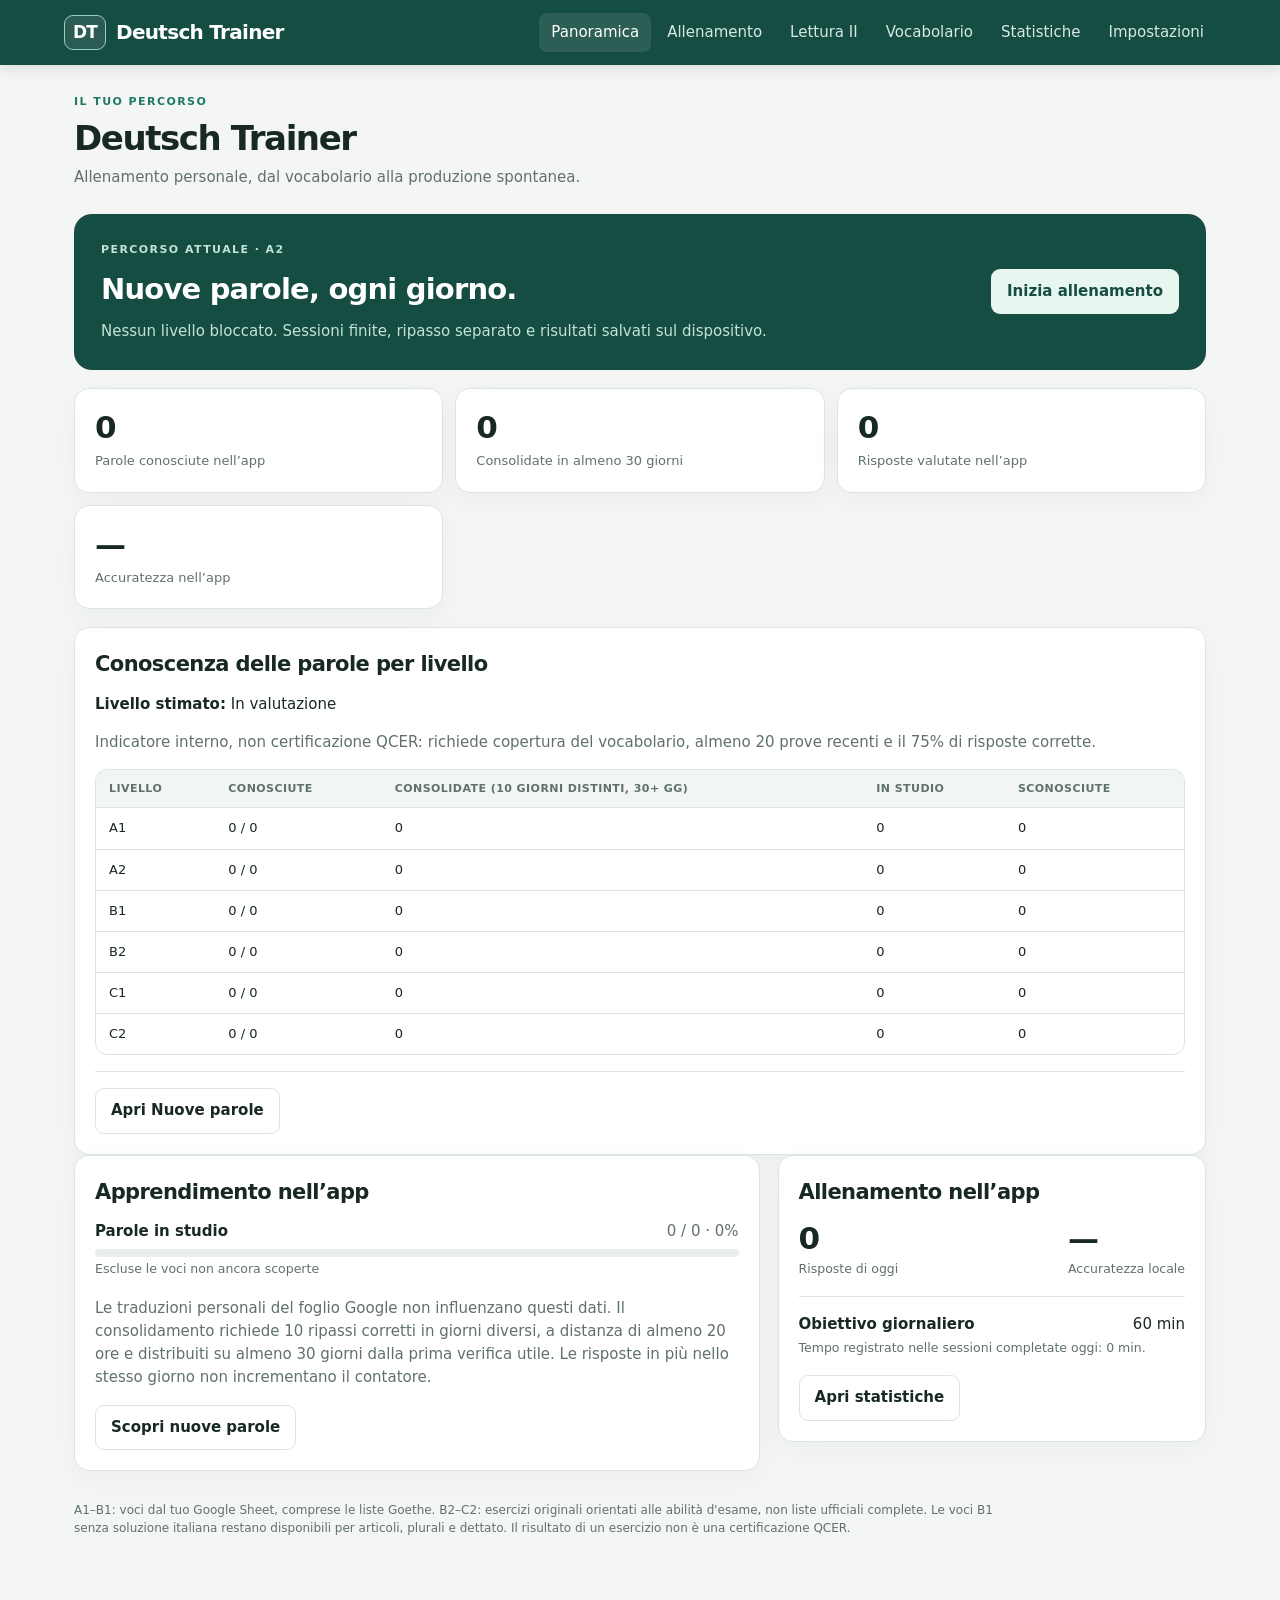
<file: index.html>
<!doctype html><html lang="it"><head><meta charset="utf-8"><meta name="viewport" content="width=device-width, initial-scale=1, viewport-fit=cover"><meta name="theme-color" content="#164d43"><meta name="description" content="Allenamento personale di tedesco, installabile offline e sincronizzabile con Google Sheets"><meta name="robots" content="noindex,nofollow"><title>Deutsch Trainer Mobile</title><link rel="manifest" href="./manifest.webmanifest"><link rel="icon" href="./icon-192.png"><link rel="stylesheet" href="./style.css"></head><body><header><div class="wrap"><div class="brand"><span class="mark">DT</span> Deutsch Trainer</div><nav aria-label="Navigazione principale"><button data-action="home">Panoramica</button><button data-action="study">Allenamento</button><button data-action="reading2">Lettura II</button><button data-action="catalogue">Vocabolario</button><button data-action="history">Statistiche</button><button data-action="settings">Impostazioni</button></nav></div></header><main id="main"><div class="card" id="boot">Caricamento dell'app…</div></main><div id="overlay"></div><div id="toast" class="toast hidden" role="status" aria-live="polite"></div><script id="seed-data" type="application/json"></script><script src="./boot.js"></script><script>if('serviceWorker' in navigator && (location.protocol==='https:' || location.hostname==='localhost')) navigator.serviceWorker.register('./sw.js').catch(console.warn);</script></body></html>
</file>
<file: style.css>
:root{color-scheme:light;--bg:#f4f6f5;--card:#fff;--ink:#182824;--muted:#60716b;--border:#dce6e0;--main:#1f7966;--deep:#164d43;--soft:#e8f3ee;--warn:#a45c13;--bad:#a43b42;--shadow:0 8px 28px #17372c0a;font-family:Inter,ui-sans-serif,system-ui,-apple-system,BlinkMacSystemFont,'Segoe UI',sans-serif}*{box-sizing:border-box}body{margin:0;background:var(--bg);color:var(--ink);font-size:15px;line-height:1.55}button,input,select,textarea{font:inherit;color:inherit}button,a,input,select,textarea{touch-action:manipulation}button{cursor:pointer}button:disabled{cursor:default;opacity:.48}button:focus-visible,a:focus-visible,input:focus-visible,select:focus-visible,textarea:focus-visible{outline:3px solid #65aa91;outline-offset:2px}header{background:var(--deep);color:#fff;position:sticky;top:0;z-index:5;box-shadow:0 3px 14px #102b2220}header .wrap{display:flex;gap:24px;align-items:center;justify-content:space-between;padding:13px 24px;max-width:1200px;margin:auto}.brand{font-weight:800;letter-spacing:-.035em;font-size:20px;display:flex;align-items:center;gap:10px;white-space:nowrap}.mark{border:1px solid #9bcdc0;border-radius:9px;padding:3px 8px;letter-spacing:-.05em;font-size:17px;background:#ffffff16}nav{display:flex;gap:4px;overflow:auto}nav button{background:transparent;border:0;color:#d4e9e1;white-space:nowrap;padding:8px 12px;border-radius:8px}nav button.active,nav button:hover{color:#fff;background:#ffffff19}main{max-width:1180px;padding:28px 24px 64px;margin:auto}h1,h2,h3,p{margin-top:0}h1{font-size:34px;letter-spacing:-.042em;line-height:1.15;margin-bottom:8px}h2{font-size:21px;letter-spacing:-.028em;margin-bottom:12px}h3{font-size:16px;margin-bottom:6px}.muted,small{color:var(--muted)}.eyebrow{font-size:11px;letter-spacing:.13em;text-transform:uppercase;font-weight:800;color:var(--main);margin-bottom:9px}.intro{margin-bottom:24px}.layout{display:grid;grid-template-columns:minmax(0,1.6fr) minmax(0,1fr);gap:18px;align-items:start}.grid{display:grid;grid-template-columns:repeat(3,minmax(0,1fr));gap:12px}.card{border:1px solid var(--border);background:var(--card);border-radius:15px;padding:20px;box-shadow:var(--shadow);min-width:0}.card+.card{margin-top:15px}.grid>.card,.layout>.card{margin-top:0}.hero{background:var(--deep);color:#fff;border:0;padding:27px;border-radius:18px;margin-bottom:18px;display:grid;grid-template-columns:1fr auto;gap:22px;align-items:center}.hero .muted,.hero .eyebrow{color:#c2e3d5}.hero h2{font-size:29px;margin:0 0 8px}.hero p{margin:0}.big{font-size:31px;letter-spacing:-.045em;font-weight:800;line-height:1.18}.statlabel{font-size:13px;color:var(--muted);margin-top:6px}.stats{margin-bottom:18px}.primary,.secondary,.plain,.danger,.chip{border-radius:9px;padding:10px 15px;font-weight:650;border:1px solid transparent;transition:background .15s}.primary{background:var(--main);color:white}.primary:hover{background:#196655}.hero .primary{background:#e7f6ef;color:var(--deep)}.secondary{background:var(--card);border-color:var(--border)}.secondary:hover,.chip:hover{background:var(--soft)}.plain{background:transparent;color:var(--muted);padding:8px 10px}.danger{color:var(--bad);background:#fbeff0;border-color:#f0cfd2}.chip{background:var(--card);border-color:var(--border);padding:7px 12px;font-size:13px}.chip.active{background:var(--soft);border-color:var(--main);color:var(--deep)}.row{display:flex;gap:10px;align-items:center;flex-wrap:wrap}.spread{justify-content:space-between}.bar{height:8px;background:#e8eeea;border-radius:20px;overflow:hidden;margin-top:6px}.bar>i{display:block;height:100%;background:var(--main);border-radius:20px}.metric{margin-bottom:16px}.metric:last-child{margin-bottom:0}.label{font-size:12px;font-weight:700;display:block;color:var(--muted);text-transform:uppercase;letter-spacing:.06em;margin:0 0 6px}select,input[type=text],input[type=search],input[type=number],textarea{border:1px solid #cbdad2;border-radius:9px;background:var(--card);width:100%;padding:11px 12px;min-width:0}textarea{resize:vertical;min-height:95px}.controls{display:grid;grid-template-columns:repeat(2,minmax(0,1fr));gap:14px;margin-bottom:18px}.modulegrid{display:grid;grid-template-columns:repeat(2,minmax(0,1fr));gap:9px;margin:12px 0 18px}.module{padding:12px;text-align:left;background:var(--card);border:1px solid var(--border);border-radius:10px;display:flex;align-items:flex-start;gap:8px;min-height:65px}.module strong{display:block;font-size:14px}.module small{display:block;font-size:12px}.module.selected{border-color:var(--main);background:var(--soft)}.module input{accent-color:var(--main);margin-top:4px}.notice{border-left:3px solid var(--main);background:var(--soft);padding:12px 14px;border-radius:0 8px 8px 0;font-size:13px;margin:10px 0}.notice.warn{background:#fff5e6;border-color:#c38840;color:#704b22}.question{font-size:clamp(23px,4.4vw,34px);line-height:1.25;letter-spacing:-.025em;margin:22px 0;overflow-wrap:anywhere}.practice{max-width:760px;margin:auto}.step{font-variant-numeric:tabular-nums;font-size:13px;color:var(--muted)}.answergrid{display:grid;gap:9px}.answer{border:1px solid var(--border);background:var(--card);border-radius:10px;text-align:left;padding:15px 17px;font-weight:600;font-size:17px;overflow-wrap:anywhere}.answer:hover:not(:disabled){background:var(--soft);border-color:#80b7a3}.answer.good{border-color:#3c987f;background:#e7f4ed;color:#155941}.answer.wrong{border-color:#c87c82;background:#fcebec;color:#882f36}.answer:disabled{opacity:1}.feedback{margin-top:18px;border-radius:11px;background:#edf4f0;padding:15px}.feedback.bad{background:#fdf0ee}.feedback h3{font-size:17px}.feedback p{margin-bottom:8px}.answerline{display:flex;gap:8px;align-items:center;margin-bottom:12px}.answerline input{flex:1}.tokens{display:flex;gap:7px;flex-wrap:wrap;min-height:46px;padding:8px 0}.token{background:var(--soft);border:1px solid #bddbcf;border-radius:9px;padding:9px 11px}.token:disabled{opacity:.2}.tokenarea{border:1px dashed #a6bbb0;background:#f8faf9;min-height:65px;border-radius:9px;padding:9px}.passage{white-space:pre-wrap;background:var(--soft);padding:18px;border-radius:10px;font-size:17px;line-height:1.65}.tablebox{overflow:auto;border:1px solid var(--border);border-radius:12px;background:var(--card)}table{border-collapse:collapse;width:100%;min-width:620px;font-size:13px}th,td{padding:10px 13px;text-align:left;border-bottom:1px solid var(--border);vertical-align:top}th{background:#f1f5f3;color:var(--muted);text-transform:uppercase;letter-spacing:.04em;font-size:11px;white-space:nowrap}tr:last-child td{border:0}td .plain{padding:1px 6px}td b{font-size:14px}td small{display:block}.status{font-size:11px;display:inline-block;border-radius:5px;padding:3px 6px;background:#edf1ef;color:#477065;white-space:nowrap}.status.good{background:#e4f3eb;color:#24734e}.status.bad{background:#fae8e8;color:#9a3f45}.status.partial{background:#fff0d9;color:#8a621f}.modal{position:fixed;inset:0;z-index:10;background:#172a2385;display:grid;place-items:center;padding:15px}.modal>.card{max-width:630px;width:100%;max-height:90vh;overflow:auto}.hidden{display:none!important}.divider{border-top:1px solid var(--border);margin:16px 0}.level-select{display:flex;gap:6px;flex-wrap:wrap}.level-select button{min-width:45px}.footer{color:var(--muted);font-size:12px;padding-top:30px;max-width:950px}.navmobile{display:none}.empty{border:1px dashed #c5d2cb;border-radius:10px;padding:22px;text-align:center}.chart{display:grid;gap:10px}.result-entry{padding:12px 0;border-bottom:1px solid var(--border)}.result-entry:last-child{border:0}.result-entry p{margin:3px 0}.code{font-family:monospace;overflow-wrap:anywhere}.source-link{color:var(--main)}.toast{background:var(--deep);color:#fff;position:fixed;bottom:18px;right:18px;z-index:20;padding:12px 18px;border-radius:10px;max-width:90vw;box-shadow:var(--shadow)}
@media(max-width:780px){header .wrap{display:block;padding:10px 12px}.brand{margin-bottom:6px}nav button{font-size:12px;padding:7px 8px}main{padding:20px 13px 40px}.layout{grid-template-columns:1fr}.grid{gap:8px}.stats .card{padding:13px}.big{font-size:25px}.hero{grid-template-columns:1fr;padding:20px;gap:16px}.hero button{width:100%}h1{font-size:28px}.card{padding:16px}.modulegrid{gap:6px}.module{padding:10px;min-height:72px}.controls{gap:9px}.question{font-size:27px}.answer{font-size:16px}.answerline{flex-wrap:wrap}.answerline input{flex-basis:100%}.answerline button{width:100%}.statlabel{font-size:11px}}
@media(max-width:380px){.modulegrid{grid-template-columns:1fr}.grid{grid-template-columns:1fr}.controls{grid-template-columns:1fr}nav button{font-size:11px;padding:6px}.hero h2{font-size:24px}}
@media(prefers-color-scheme:dark){:root{color-scheme:dark;--bg:#131e1b;--card:#1d2b26;--ink:#e7f0e9;--muted:#afc1b8;--border:#354a40;--main:#398e77;--deep:#1b4e43;--soft:#273d33;--shadow:none;--bad:#f4a0a4}.bar{background:#30483c}.chip.active{color:#addbcc}.notice.warn{background:#493820;color:#eed7b1}.feedback{background:#263f34}.feedback.bad{background:#4a2f2e}.answer.good{background:#244d3c;color:#c5f2d6}.answer.wrong{background:#4c3034;color:#ffccd0}.tokenarea{background:#172621}.token{border-color:#547f6e}.status{background:#30483c;color:#c9e6d6}.status.good{background:#264d38;color:#a9e7bb}.status.bad{background:#503135;color:#ffd0d0}.status.partial{background:#514021;color:#ffe0a7}th{background:#24362e}.danger{background:#503135;color:#ffd0d0;border-color:#844f53}.primary{color:#fff}}
@media(max-width:780px){nav{flex-wrap:wrap;overflow:visible;gap:2px}nav button{font-size:12px;padding:6px 7px}.brand{margin-bottom:5px}.controls select{font-size:13px;padding:10px 7px}}@media(max-width:440px){.controls{grid-template-columns:1fr 1fr}.controls .label{font-size:10px}.controls select{font-size:12px}.hero .muted{font-size:14px}}

.sync-card{border:1px solid #a5cab7;background:var(--card);border-radius:15px;padding:19px;margin-bottom:16px}.sync-card h2{margin:0 0 7px}.sync-status{font-size:13px;color:var(--muted);margin:9px 0}.sync-card .row{margin:10px 0}.sync-card .note{font-size:12px;color:var(--muted)}.sync-card input{max-width:100%}.sync-label{font-size:12px;color:var(--muted);margin:10px 0 4px;display:block}.sync-card code{overflow-wrap:anywhere}.sync-card .notice{margin-top:14px}.sync-card .dangerline{color:var(--bad)}@media(max-width:600px){.sync-card .row button{flex:1 1 150px}.sync-card{padding:15px}}
</file>
